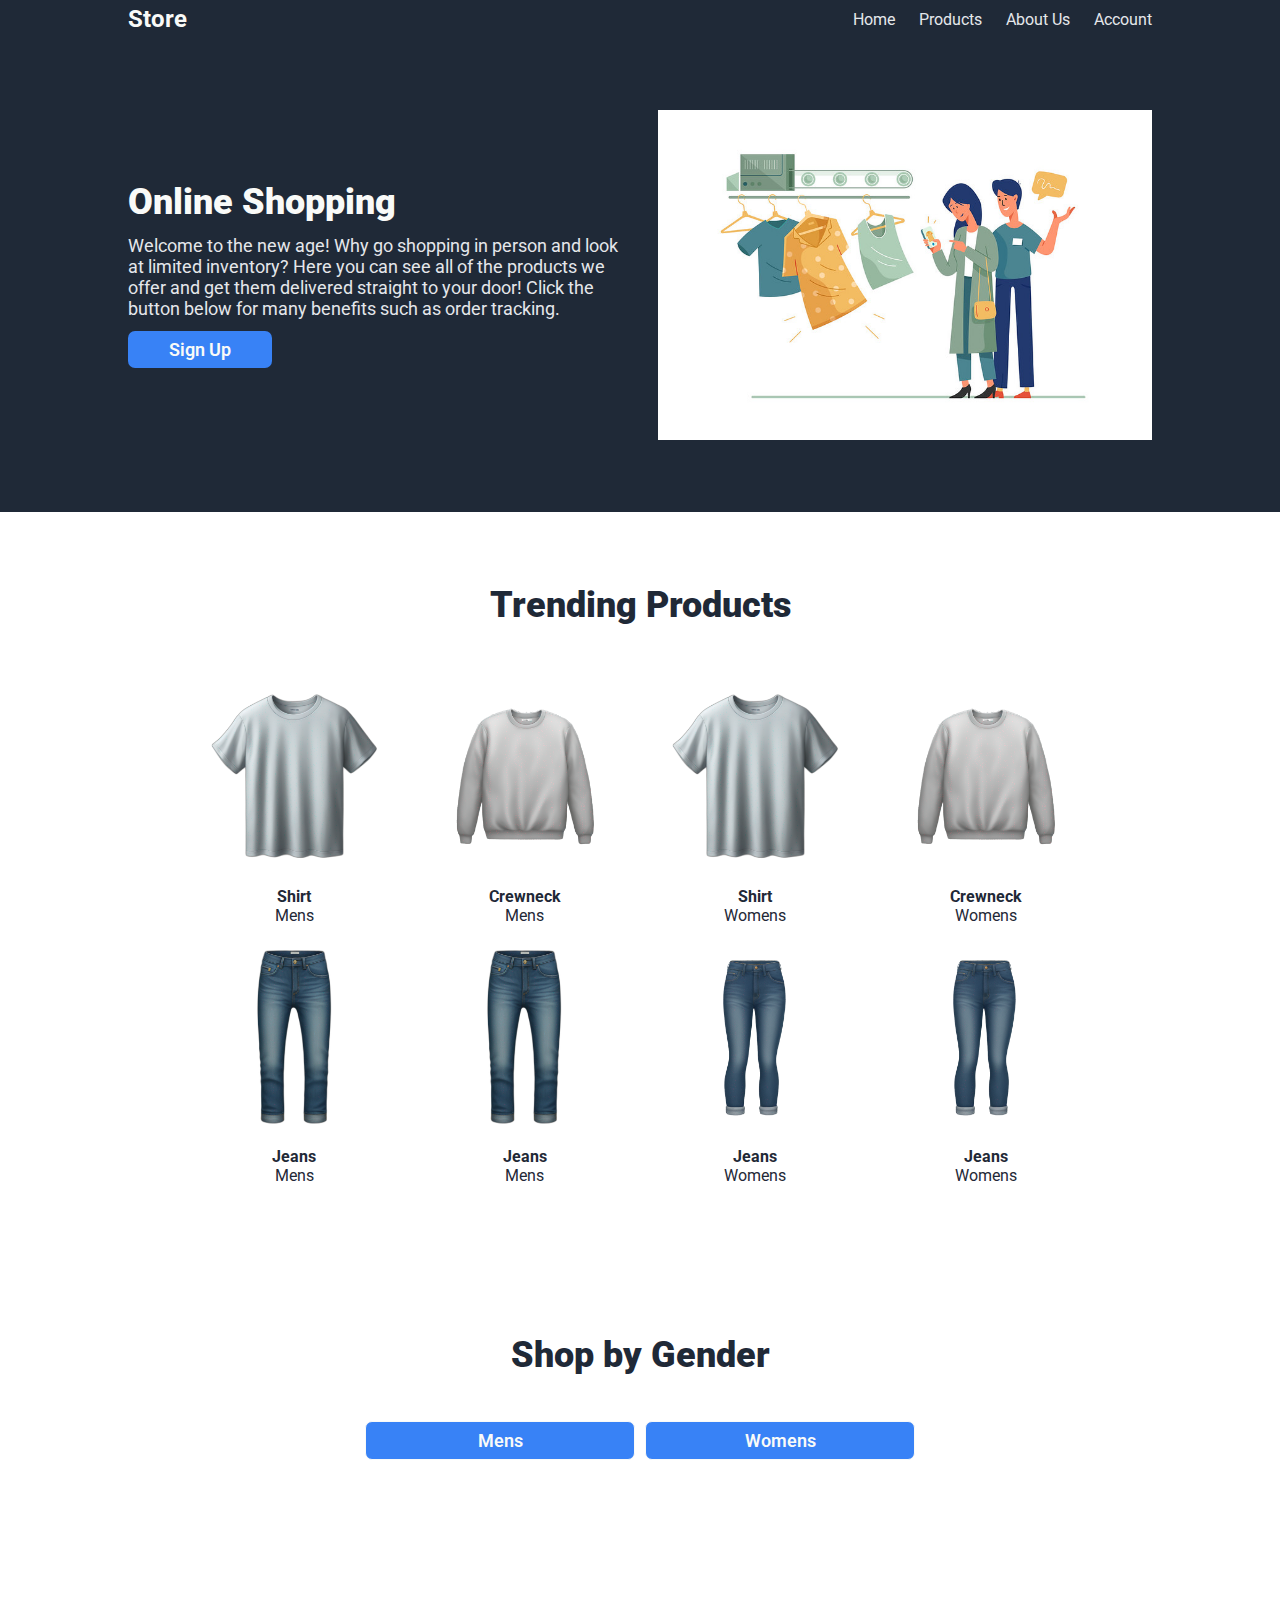
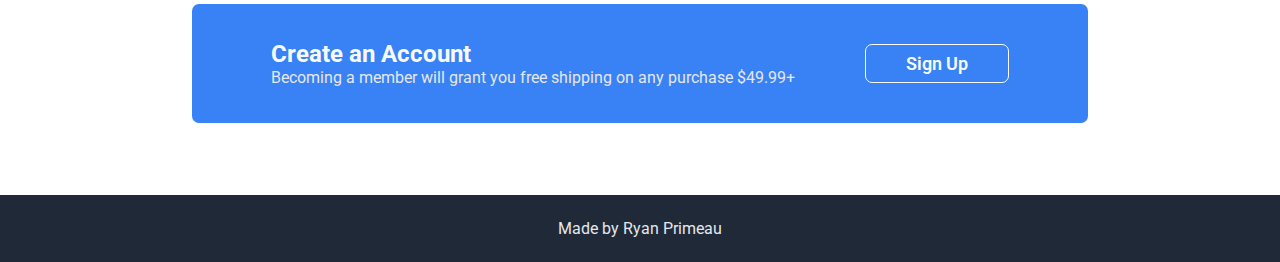
<file: index.html>
<!DOCTYPE html>
<html lang="en">
<head>
    <meta charset="UTF-8">
    <meta name="viewport" content="width=device-width, initial-scale=1.0">
    <title>Shopping</title>
    <link rel="stylesheet" href="style.css">
</head>
<body>
    <header>
        <div class="logo">Store</div>
        <nav>
            <a href="./index.html">Home</a>
            <a href="./products.html">Products</a>
            <a href="./about-us.html">About Us</a>
            <a href="./signup.html">Account</a>
        </nav>
    </header>
    <main>
        <section id="welcome">
            <div class="blurb-wrapper">
                <h1>Online Shopping</h1>
                <p>
                    Welcome to the new age! Why go shopping in person and look at
                    limited inventory? Here you can see all of the products we offer
                    and get them delivered straight to your door! Click the button below
                    for many benefits such as order tracking.
                </p>
                <a href="./signup.html" class="sign-up-button">Sign Up</a>
            </div>
            <div class="image-wrapper">
                <img src="./img/shopping1.jpg" title="Credit: Flickr user Simplr Solutions">
            </div>
        </section>
        <section id="trending">
            <h1>Trending Products</h1>
            <div class="card-wrapper">
                <div class="info-card">
                    <img src="./img/shirt.png" alt="plain t-shirt">
                    <p><strong>Shirt</strong> <br>Mens</p>
                </div>
                <div class="info-card">
                    <img src="./img/crewneck.png" alt="crewneck">
                    <p><strong>Crewneck</strong> <br>Mens</p>                </div>
                <div class="info-card">
                    <img src="./img/shirt.png" alt="plain t-shirt">
                    <p><strong>Shirt</strong> <br>Womens</p>                </div>
                <div class="info-card">
                    <img src="./img/crewneck.png" alt="crewneck">
                    <p><strong>Crewneck</strong> <br>Womens</p>                </div>
            </div>
            <div class="card-wrapper">
                <div class="info-card">
                    <img src="./img/jeans.png" alt="jeans">
                    <p><strong>Jeans</strong> <br>Mens</p>
                </div>
                <div class="info-card">
                    <img src="./img/jeans.png" alt="jeans">
                    <p><strong>Jeans</strong> <br>Mens</p>                </div>
                <div class="info-card">
                    <img src="./img/womens-jeans.png" alt="jeans">
                    <p><strong>Jeans</strong> <br>Womens</p>                </div>
                <div class="info-card">
                    <img src="./img/womens-jeans.png" alt="jeans">
                    <p><strong>Jeans</strong> <br>Womens</p>                </div>
            </div>
        </section>
        <section id="select-gender">
            <h1>Shop by Gender</h1>
            <div class="gender">
                <a href="./mens.html" class="gender-button">Mens</a>
                <a href="./womens.html" class="gender-button">Womens</a>
            </div>
        </section>
        <section id="sign-up">
            <div class="call-to-action">
                <div class="call-wrapper">
                    <h2>Create an Account</h2>
                    <p>Becoming a member will grant you free shipping on any purchase $49.99+</p>
                </div>
                <a href="./signup.html" class="sign-up-button">Sign Up</a>
            </div>
        </section>
    </main>
    <footer>
        <p>Made by Ryan Primeau</p>
    </footer>
</body>
</html>
</file>
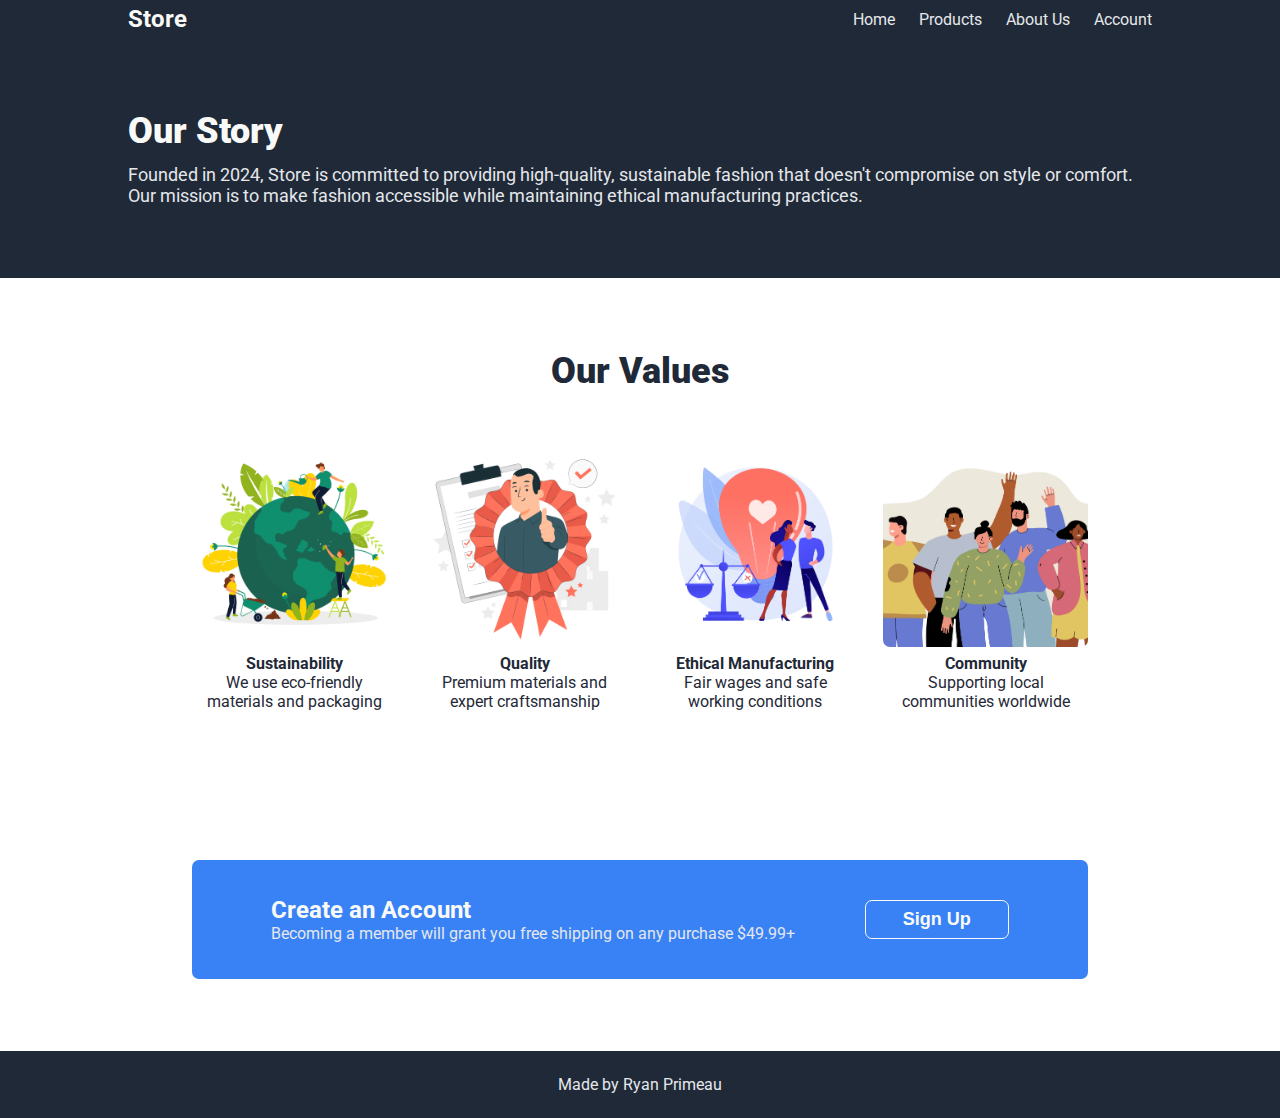
<file: about-us.html>
<!DOCTYPE html>
<html lang="en">
<head>
    <meta charset="UTF-8">
    <meta name="viewport" content="width=device-width, initial-scale=1.0">
    <title>About Us</title>
    <link rel="stylesheet" href="style.css">
</head>
<body>
    <header>
        <div class="logo">Store</div>
        <nav>
            <a href="./index.html">Home</a>
            <a href="./products.html">Products</a>
            <a href="./about-us.html">About Us</a>
            <a href="./signup.html">Account</a>
        </nav>
    </header>
    <main>
        <section id="welcome">
            <div class="blurb-wrapper">
                <h1>Our Story</h1>
                <p>
                    Founded in 2024, Store is committed to providing high-quality, sustainable fashion 
                    that doesn't compromise on style or comfort. Our mission is to make fashion 
                    accessible while maintaining ethical manufacturing practices.
                </p>
            </div>
        </section>

        <section id="trending">
            <h1>Our Values</h1>
            <div class="card-wrapper">
                <div class="info-card">
                    <img src="./img/sustainability.jpg" alt="Sustainability">
                    <p><strong>Sustainability</strong><br>We use eco-friendly materials and packaging</p>
                </div>
                <div class="info-card">
                    <img src="./img/quality.jpg" alt="Quality">
                    <p><strong>Quality</strong><br>Premium materials and expert craftsmanship</p>
                </div>
                <div class="info-card">
                    <img src="./img/ethical.jpg" alt="Ethical Manufacturing">
                    <p><strong>Ethical Manufacturing</strong><br>Fair wages and safe working conditions</p>
                </div>
                <div class="info-card">
                    <img src="./img/community.jpg" alt="Community">
                    <p><strong>Community</strong><br>Supporting local communities worldwide</p>
                </div>
            </div>
        </section>

        <section id="sign-up">
            <div class="call-to-action">
                <div class="call-wrapper">
                    <h2>Create an Account</h2>
                    <p>Becoming a member will grant you free shipping on any purchase $49.99+</p>
                </div>
                <button class="sign-up-button">Sign Up</button>
            </div>
        </section>
    </main>
    <footer>
        <p>Made by Ryan Primeau</p>
    </footer>
</body>
</html>
</file>
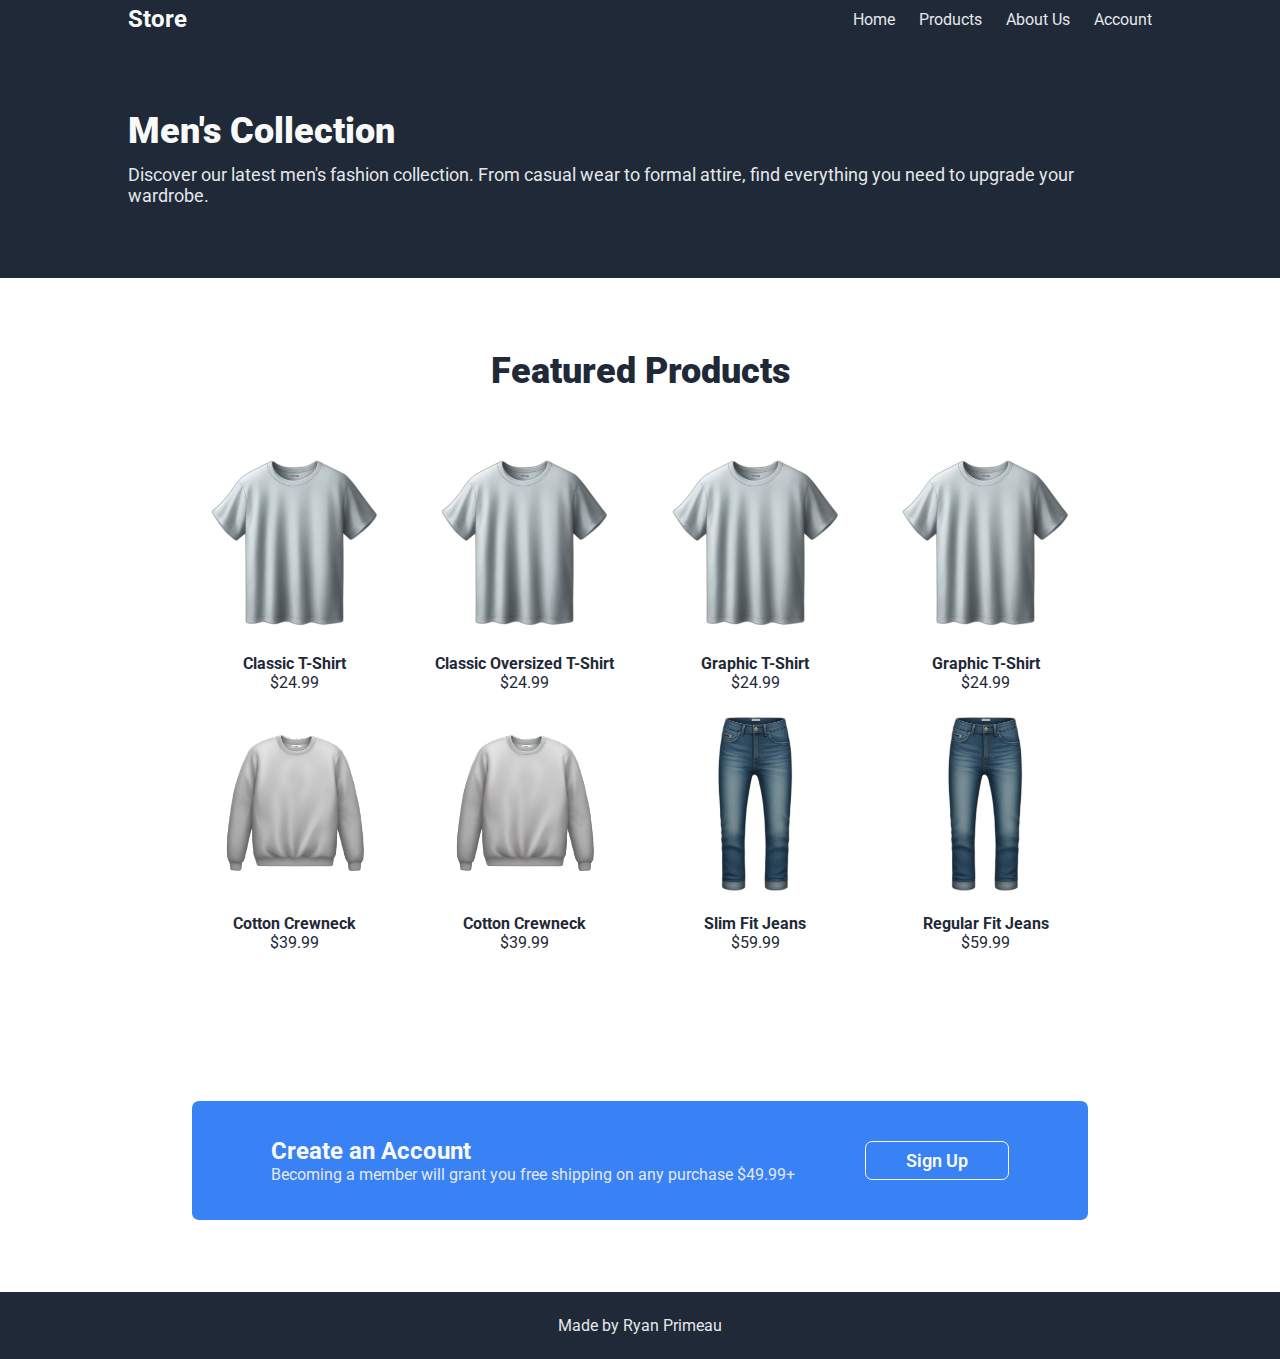
<file: mens.html>
<!DOCTYPE html>
<html lang="en">
<head>
    <meta charset="UTF-8">
    <meta name="viewport" content="width=device-width, initial-scale=1.0">
    <title>Mens Products</title>
    <link rel="stylesheet" href="style.css">
</head>
<body>
    <header>
        <div class="logo">Store</div>
        <nav>
            <a href="./index.html">Home</a>
            <a href="./products.html">Products</a>
            <a href="./about-us.html">About Us</a>
            <a href="./signup.html">Account</a>
        </nav>
    </header>
    <main>
        <section id="welcome">
            <div class="blurb-wrapper">
                <h1>Men's Collection</h1>
                <p>
                    Discover our latest men's fashion collection. From casual wear to formal attire,
                    find everything you need to upgrade your wardrobe.
                </p>
            </div>
        </section>

        <section id="trending">
            <h1>Featured Products</h1>
            <div class="card-wrapper">
                <div class="info-card">
                    <img src="./img/shirt.png" alt="Classic T-Shirt">
                    <p><strong>Classic T-Shirt</strong><br>$24.99</p>
                </div>
                <div class="info-card">
                    <img src="./img/shirt.png" alt="Classic Oversized T-Shirt">
                    <p><strong>Classic Oversized T-Shirt</strong><br>$24.99</p>
                </div>
                <div class="info-card">
                    <img src="./img/shirt.png" alt="Graphic T-Shirt">
                    <p><strong>Graphic T-Shirt</strong><br>$24.99</p>
                </div>
                <div class="info-card">
                    <img src="./img/shirt.png" alt="Graphic T-Shirt">
                    <p><strong>Graphic T-Shirt</strong><br>$24.99</p>
                </div>
            </div>

            <div class="card-wrapper">
                <div class="info-card">
                    <img src="./img/crewneck.png" alt="Cotton Crewneck">
                    <p><strong>Cotton Crewneck</strong><br>$39.99</p>
                </div>
                <div class="info-card">
                    <img src="./img/crewneck.png" alt="Cotton Crewneck">
                    <p><strong>Cotton Crewneck</strong><br>$39.99</p>
                </div>
                <div class="info-card">
                    <img src="./img/jeans.png" alt="Slim Fit Jeans">
                    <p><strong>Slim Fit Jeans</strong><br>$59.99</p>
                </div>
                <div class="info-card">
                    <img src="./img/jeans.png" alt="Regular Fit Jeans">
                    <p><strong>Regular Fit Jeans</strong><br>$59.99</p>
                </div>
            </div>
        </section>

        <section id="sign-up">
            <div class="call-to-action">
                <div class="call-wrapper">
                    <h2>Create an Account</h2>
                    <p>Becoming a member will grant you free shipping on any purchase $49.99+</p>
                </div>
                <a href="./signup.html" class="sign-up-button">Sign Up</a>
            </div>
        </section>
    </main>
    <footer>
        <p>Made by Ryan Primeau</p>
    </footer>
</body>
</html>
</file>
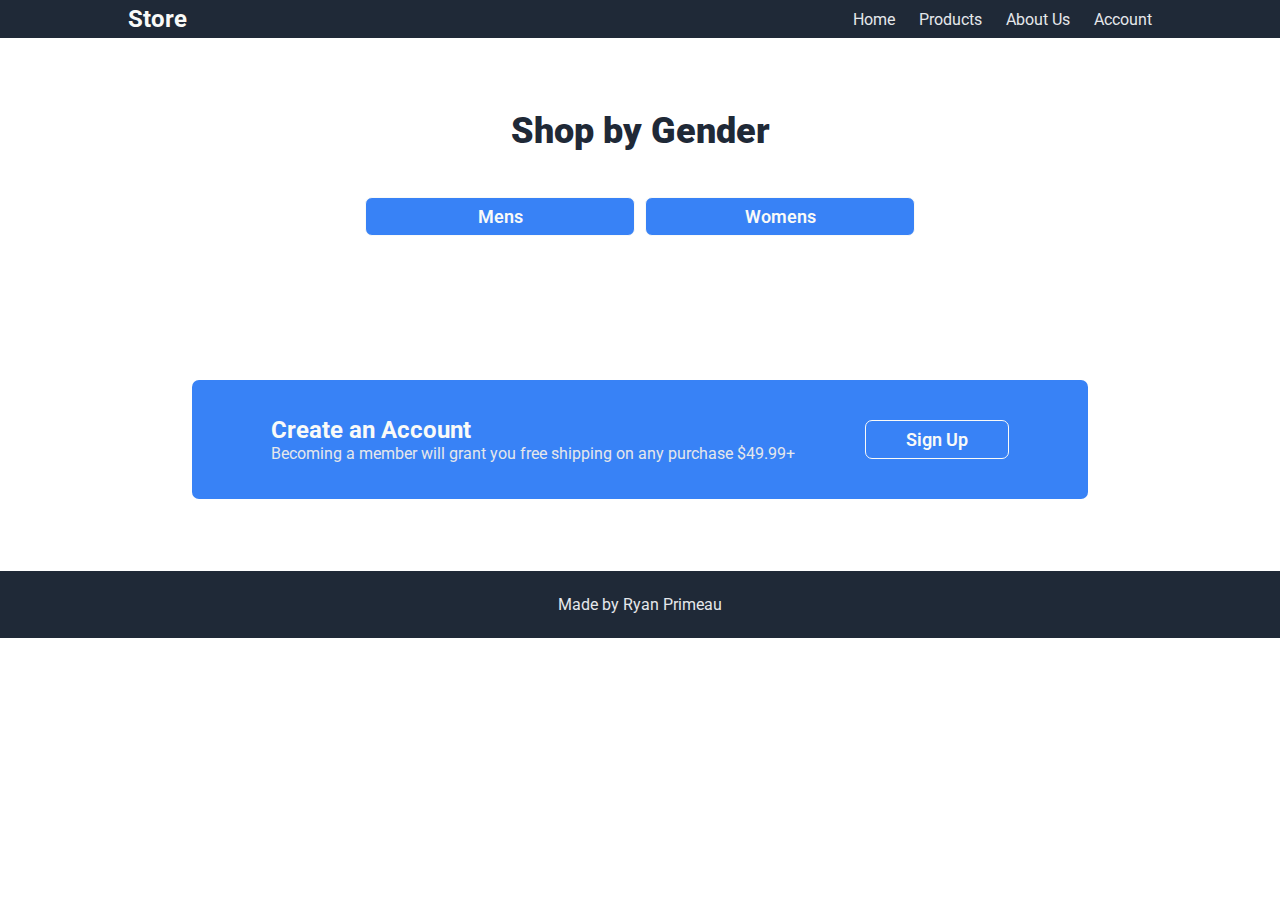
<file: products.html>
<!DOCTYPE html>
<html lang="en">
<head>
    <meta charset="UTF-8">
    <meta name="viewport" content="width=device-width, initial-scale=1.0">
    <title>All Products</title>
    <link rel="stylesheet" href="style.css">
</head>
<body>
    <header>
        <div class="logo">Store</div>
        <nav>
            <a href="./index.html">Home</a>
            <a href="./products.html">Products</a>
            <a href="./about-us.html">About Us</a>
            <a href="./signup.html">Account</a>
        </nav>
    </header>
    <main>
        <section id="select-gender">
            <h1>Shop by Gender</h1>
            <div class="gender">
                <a href="./mens.html" class="gender-button">Mens</a>
                <a href="./womens.html" class="gender-button">Womens</a>
            </div>
        </section>
        <section id="sign-up">
            <div class="call-to-action">
                <div class="call-wrapper">
                    <h2>Create an Account</h2>
                    <p>Becoming a member will grant you free shipping on any purchase $49.99+</p>
                </div>
                <a href="./signup.html" class="sign-up-button">Sign Up</a>
            </div>
        </section>
    </main>
    <footer>
        <p>Made by Ryan Primeau</p>
    </footer>
</body>
</html>
</file>
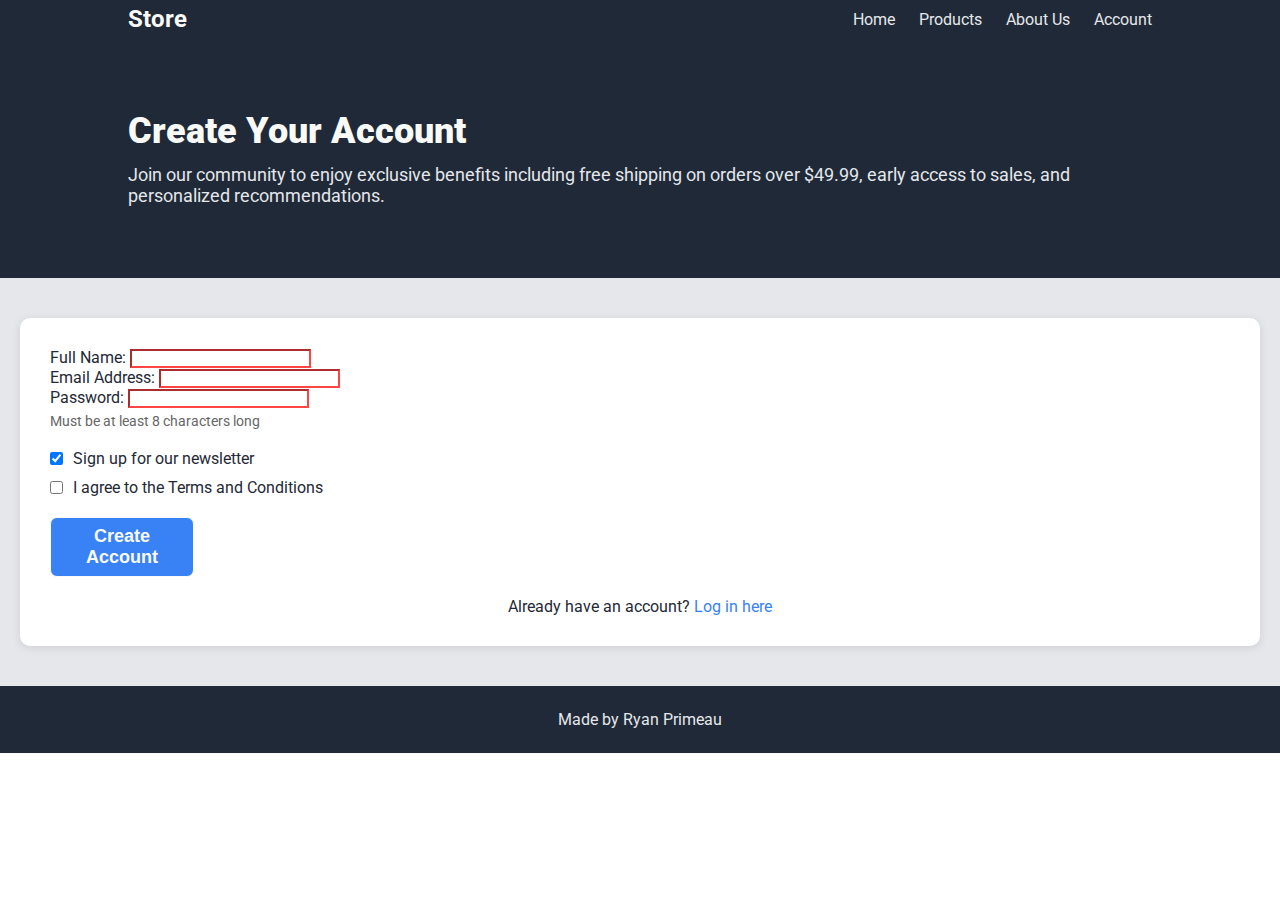
<file: signup.html>
<!DOCTYPE html>
<html lang="en">
<head>
    <meta charset="UTF-8">
    <meta name="viewport" content="width=device-width, initial-scale=1.0">
    <title>Sign Up - Store</title>
    <link rel="stylesheet" href="style.css">
</head>
<body>
    <header>
        <div class="logo">Store</div>
        <nav>
            <a href="./index.html">Home</a>
            <a href="./products.html">Products</a>
            <a href="./about-us.html">About Us</a>
            <a href="./signup.html">Account</a>
        </nav>
    </header>
    <main>
        <section id="welcome">
            <div class="blurb-wrapper">
                <h1>Create Your Account</h1>
                <p>
                    Join our community to enjoy exclusive benefits including free shipping
                    on orders over $49.99, early access to sales, and personalized recommendations.
                </p>
            </div> 
        </section>

        <section id="signup-form">
            <form class="account-form" onsubmit="return false">
                <div class="form-group">
                    <label for="fullname">Full Name:</label>
                    <input type="text" id="fullname" name="fullname" required>
                </div>
                
                <div class="form-group">
                    <label for="email">Email Address:</label>
                    <input type="email" id="email" name="email" required>
                </div>

                <div class="form-group">
                    <label for="password">Password:</label>
                    <input type="password" id="password" name="password" 
                           minlength="8" required>
                    <small>Must be at least 8 characters long</small>
                </div>

                <div class="checkbox-group">
                    <label class="checkbox-label">
                        <input type="checkbox" name="newsletter" checked>
                        Sign up for our newsletter
                    </label>
                    <label class="checkbox-label">
                        <input type="checkbox" id="terms" name="terms" required>
                        I agree to the Terms and Conditions
                    </label>
                </div>

                <button onclick="signUp()" class="sign-up-button">Create Account</button>

                <p class="login-link">
                    Already have an account? <a href="./login.html">Log in here</a>
                </p>
                <p id="result"></p>
            </form>
            <script src="script.js"></script>
        </section>
    </main>
    <footer>
        <p>Made by Ryan Primeau</p>
    </footer>
</body>
</html>
</file>
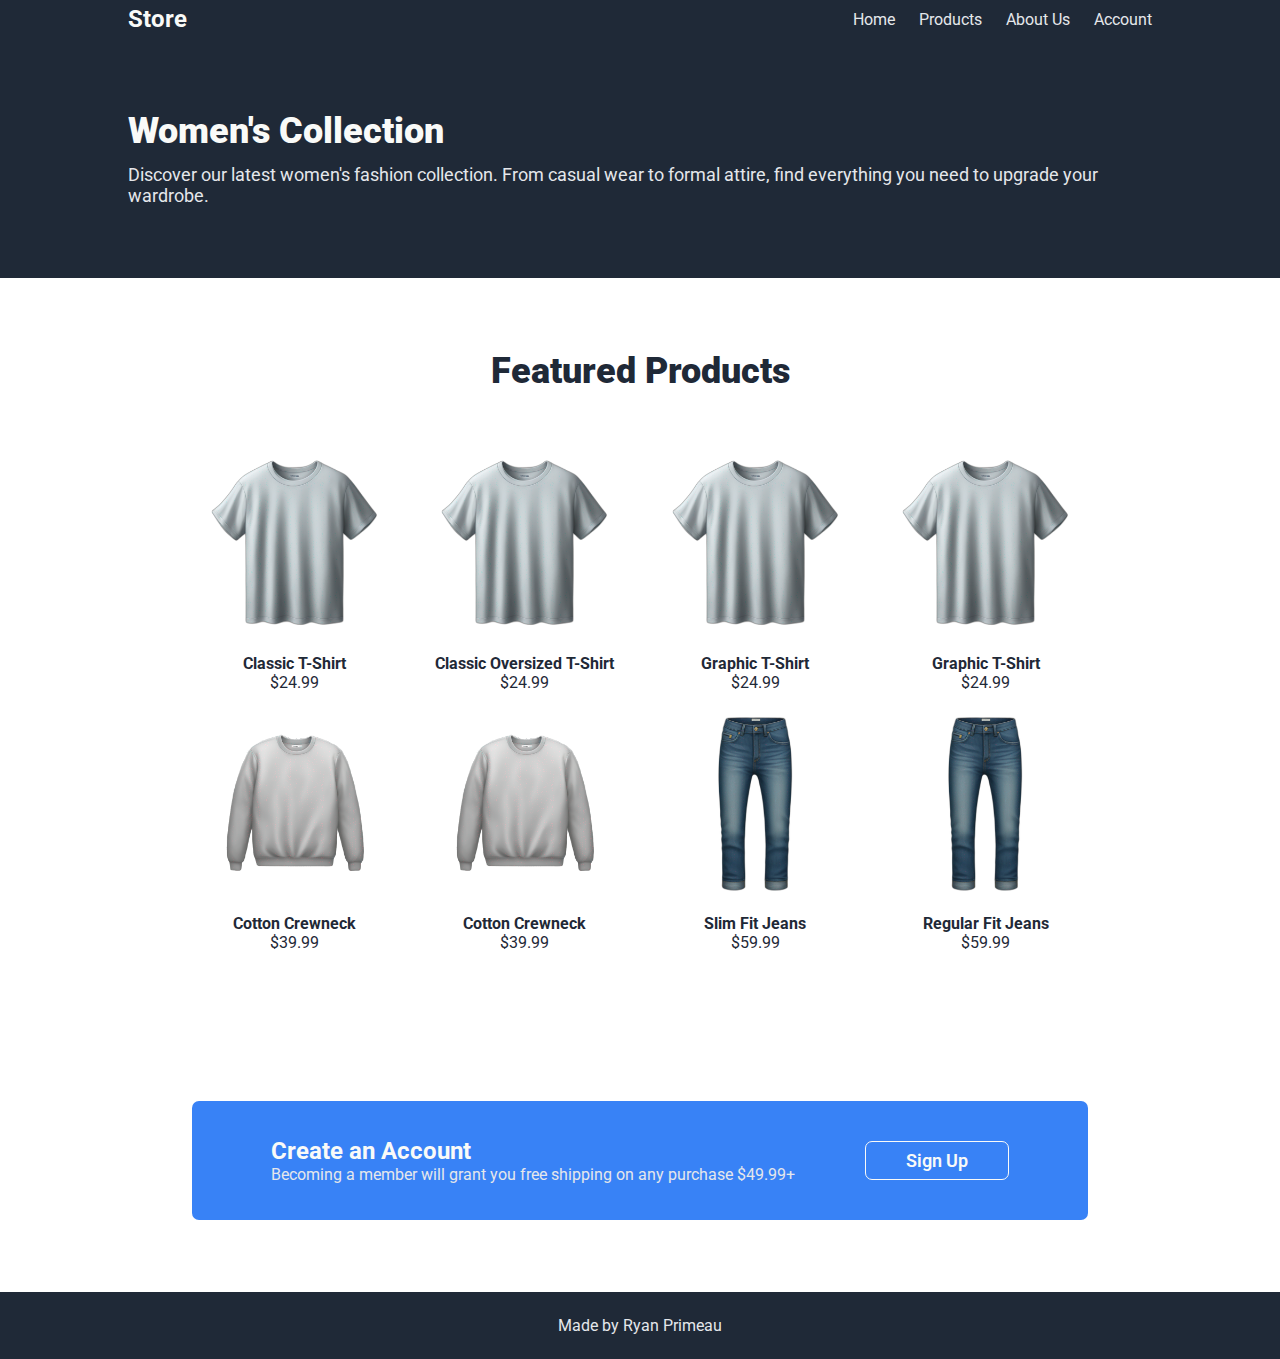
<file: womens.html>
<!DOCTYPE html>
<html lang="en">
<head>
    <meta charset="UTF-8">
    <meta name="viewport" content="width=device-width, initial-scale=1.0">
    <title>Womens Products</title>
    <link rel="stylesheet" href="style.css">
</head>
<body>
    <header>
        <div class="logo">Store</div>
        <nav>
            <a href="./index.html">Home</a>
            <a href="./products.html">Products</a>
            <a href="./about-us.html">About Us</a>
            <a href="./signup.html">Account</a>
        </nav>
    </header>
    <main>
        <section id="welcome">
            <div class="blurb-wrapper">
                <h1>Women's Collection</h1>
                <p>
                    Discover our latest women's fashion collection. From casual wear to formal attire,
                    find everything you need to upgrade your wardrobe.
                </p>
            </div>
        </section>

        <section id="trending">
            <h1>Featured Products</h1>
            <div class="card-wrapper">
                <div class="info-card">
                    <img src="./img/shirt.png" alt="Classic T-Shirt">
                    <p><strong>Classic T-Shirt</strong><br>$24.99</p>
                </div>
                <div class="info-card">
                    <img src="./img/shirt.png" alt="Classic Oversized T-Shirt">
                    <p><strong>Classic Oversized T-Shirt</strong><br>$24.99</p>
                </div>
                <div class="info-card">
                    <img src="./img/shirt.png" alt="Graphic T-Shirt">
                    <p><strong>Graphic T-Shirt</strong><br>$24.99</p>
                </div>
                <div class="info-card">
                    <img src="./img/shirt.png" alt="Graphic T-Shirt">
                    <p><strong>Graphic T-Shirt</strong><br>$24.99</p>
                </div>
            </div>

            <div class="card-wrapper">
                <div class="info-card">
                    <img src="./img/crewneck.png" alt="Cotton Crewneck">
                    <p><strong>Cotton Crewneck</strong><br>$39.99</p>
                </div>
                <div class="info-card">
                    <img src="./img/crewneck.png" alt="Cotton Crewneck">
                    <p><strong>Cotton Crewneck</strong><br>$39.99</p>
                </div>
                <div class="info-card">
                    <img src="./img/jeans.png" alt="Slim Fit Jeans">
                    <p><strong>Slim Fit Jeans</strong><br>$59.99</p>
                </div>
                <div class="info-card">
                    <img src="./img/jeans.png" alt="Regular Fit Jeans">
                    <p><strong>Regular Fit Jeans</strong><br>$59.99</p>
                </div>
            </div>
        </section>

        <section id="sign-up">
            <div class="call-to-action">
                <div class="call-wrapper">
                    <h2>Create an Account</h2>
                    <p>Becoming a member will grant you free shipping on any purchase $49.99+</p>
                </div>
                <a href="./signup.html" class="sign-up-button">Sign Up</a>
            </div>
        </section>
    </main>
    <footer>
        <p>Made by Ryan Primeau</p>
    </footer>
</body>
</html>
</file>
<file: style.css>
@import url('https://fonts.googleapis.com/css2?family=Roboto:wght@100;200;400;700;900');

/* Entire Page */

*, *::before, *::after {
    margin: 0;
    padding: 0;
    box-sizing: border-box;
}

:root {
    --back-color: #ffffff;
    --dark-color: #1f2937;
    --light-color: #e5e7eb;
    --light-color-strong: #f9faf8;
    --accent-color: #3882f6;
    --accent-color-highlighted: #40a0ff;
}

body {
    font-family: Roboto, sans-serif;
    font-size: 16px;
    color: var(--dark-color);
    background-color: var(--back-color);
}

section {
    padding: 8vh 10vw;
}

.sign-up-button {
    display: inline-block;
    text-decoration: none;
    text-align: center;
    color: var(--light-color-strong);
    background-color: var(--accent-color);
    font-size: 18px;
    font-weight: 600;
    border: 1px solid var(--light-color-strong);
    border-radius: 7px;
    padding: 8px;
    width: 8em;
    cursor: pointer;
}

.sign-up-button:hover {
    background-color: var(--accent-color-highlighted);
}

/* Header Navigation */

header {
    background-color: var(--dark-color);
    display: flex;
    justify-content: space-between;
    align-items: center;
    padding: 5px 10vw;
}

header .logo {
    font-size: 24px;
    font-weight: 700;
    color: var(--light-color-strong);
}

nav {
    display: flex;
    gap: 1.5em;
}

nav a {
    color: var(--light-color);
    text-decoration: none;
}

nav a:hover {
    color: var(--light-color-strong);
}

/* Welcome Section */

#welcome {
    color: var(--light-color);
    background-color: var(--dark-color);
    font-size: 18px;
    display: flex;
    justify-content: center;
    align-items: center;
    gap: 2em;
    max-height: 100vh;
}

#welcome .blurb-wrapper {
    flex: 1;
    display: flex;
    flex-direction: column;
    align-items: flex-start;
    gap: 12px;
}

#welcome h1 {
    color: var(--light-color-strong);
    font-size: 36px;
    font-weight: 900;
}

#welcome .sign-up-button {
    border: none;
}

#welcome .image-wrapper {
    flex: 1;
}

#welcome .image-wrapper img {
    width: 100%;
    display: block;
}

/* Info Section */

#trending h1 {
    font-size: 36px;
    font-weight: 900;
    text-align: center;
    margin-bottom: 5vh;
}

.card-wrapper {
    display: flex;
    justify-content: center;
    align-items: flex-start;
    gap: 3vw;
}

.info-card {
    font-size: 16px;
    width: 15vw;
    display: flex;
    flex-direction: column;
    align-items: center;
    gap: 7px;
    text-align: center;
    padding: 5px;
}

.info-card img {
    display: block;
    width: 16vw;
    height: 16vw;
    object-fit: cover;
    border-radius: 7px;
}

/* Gender Selection */

#select-gender h1 {
    font-size: 36px;
    font-weight: 900;
    text-align: center;
    margin-bottom: 5vh;
}

#select-gender div {
    display: flex;
    justify-content: center; 
    align-items: center; 
    gap: 10px; 
}

.gender-button {
    display: inline-block;
    text-align: center;
    color: var(--light-color-strong);
    background-color: var(--accent-color);
    font-size: 18px;
    font-weight: 600;
    border: 1px solid var(--light-color-strong);
    border-radius: 7px;
    padding: 8px;
    width: 15em;
    cursor: pointer;
    text-decoration: none; 
}

.gender-button:hover {
    background-color: var(--accent-color-highlighted);
}

.call-to-action {
    color: var(--light-color);
    background-color: var(--accent-color);
    display: flex;
    flex-direction: row;
    justify-content: space-evenly;
    align-items: center;
    margin: 0 5vw;
    padding: 4vh 10px;
    border-radius: 7px;
}

.call-to-action h2 {
    color: var(--light-color-strong);
    font-size: 24px;
}

.call-to-action .sign-up-button {
    border: 1px solid var(--light-color-strong);
}

/* Footer */

footer {
    color: var(--light-color);
    background-color: var(--dark-color);
    text-align: center;
    padding: 1.5em;
}

/* Sign Up Page Specific Styles */
#signup-form {
    background-color: var(--light-color);
    padding: 40px 20px;
}

#signup-form .account-form {
    background-color: white;
    padding: 30px;
    border-radius: 10px;
    box-shadow: 0 2px 10px rgba(0, 0, 0, 0.1);
}

.checkbox-group {
    margin: 20px 0;
}

.checkbox-group .checkbox-label {
    margin: 10px 0;
    display: flex;
    align-items: center;
    gap: 10px;
}

.checkbox-group input[type="checkbox"] {
    width: auto;
}

.form-group small {
    display: block;
    color: #666;
    margin-top: 5px;
    font-size: 0.85em;
}

.login-link {
    text-align: center;
    margin-top: 20px;
    color: var(--dark-color);
}

.login-link a {
    color: var(--accent-color);
    text-decoration: none;
}

.login-link a:hover {
    text-decoration: underline;
}

/* Form validation styles */
.form-group input:invalid {
    border-color: #ff4444;
}

.form-group input:valid {
    border-color: #00C851;
}

.form-group input:placeholder-shown {
    border-color: var(--light-color);
}
</file>
